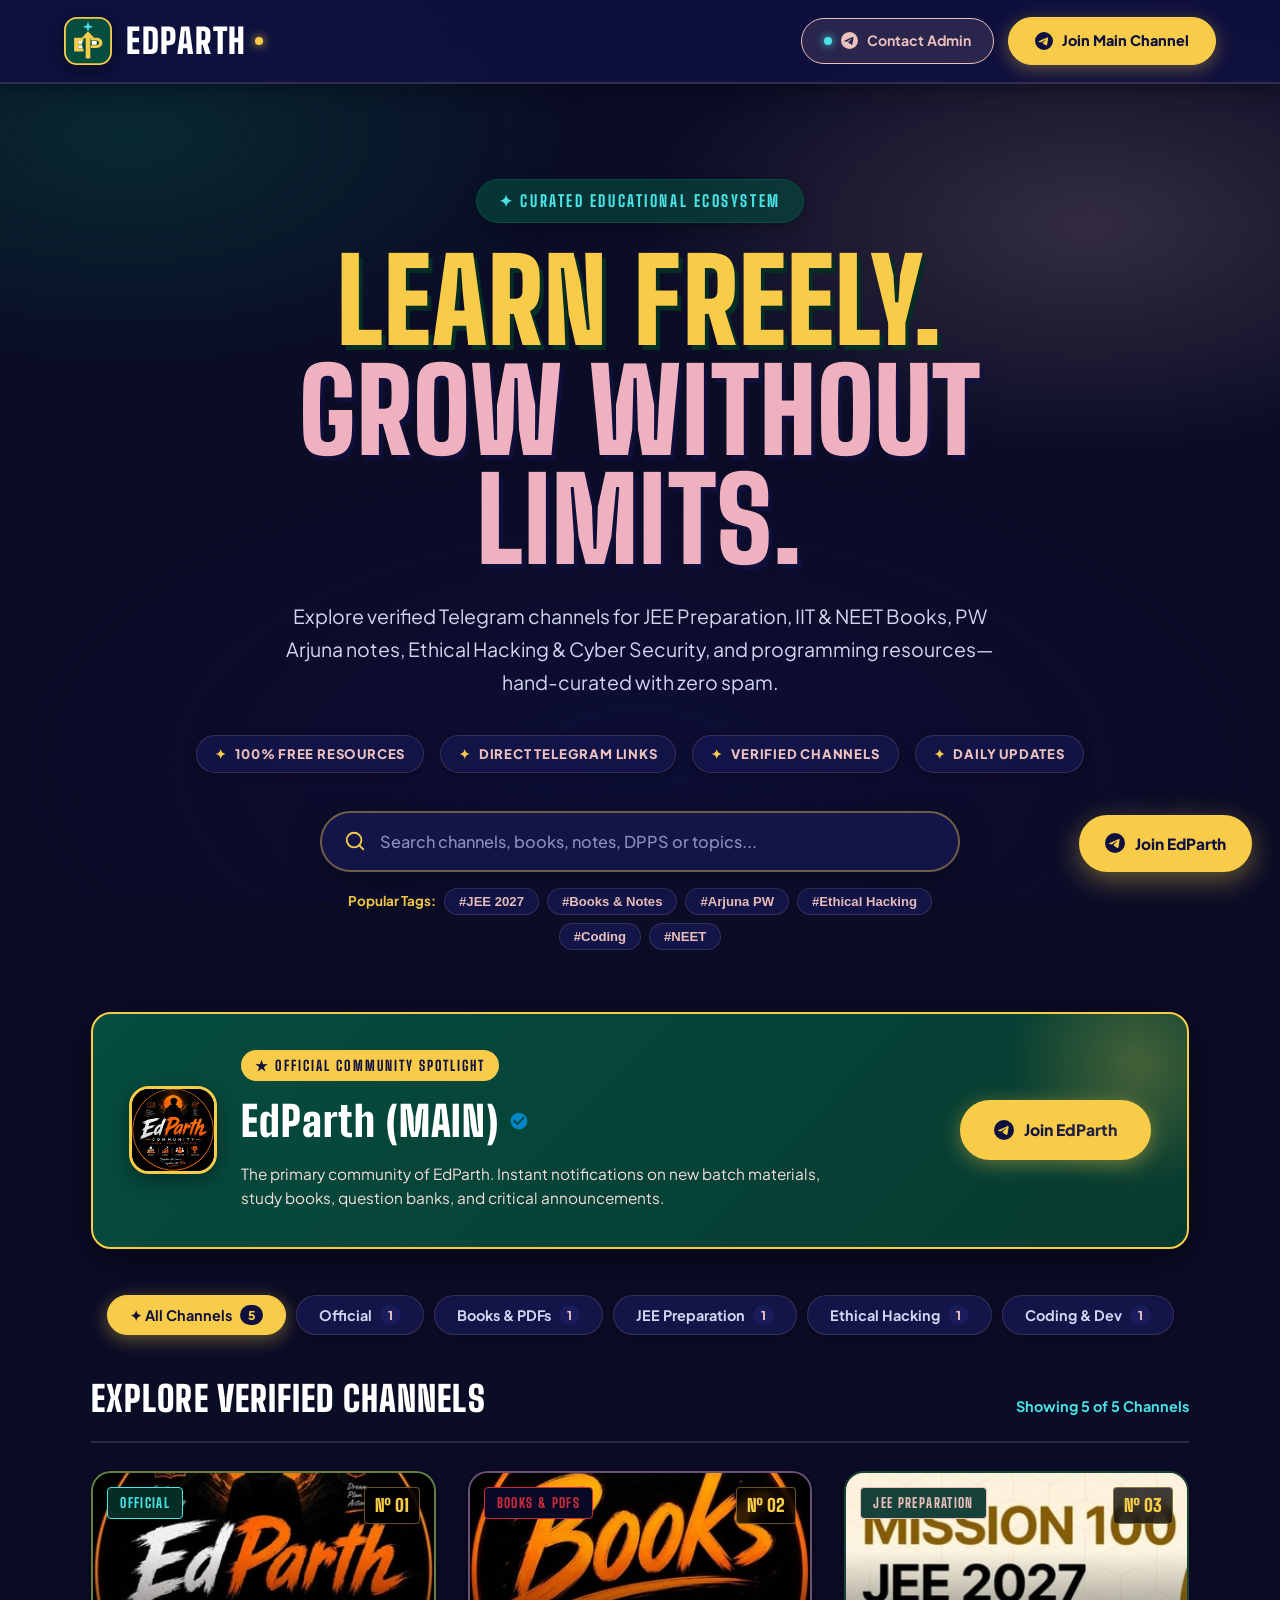
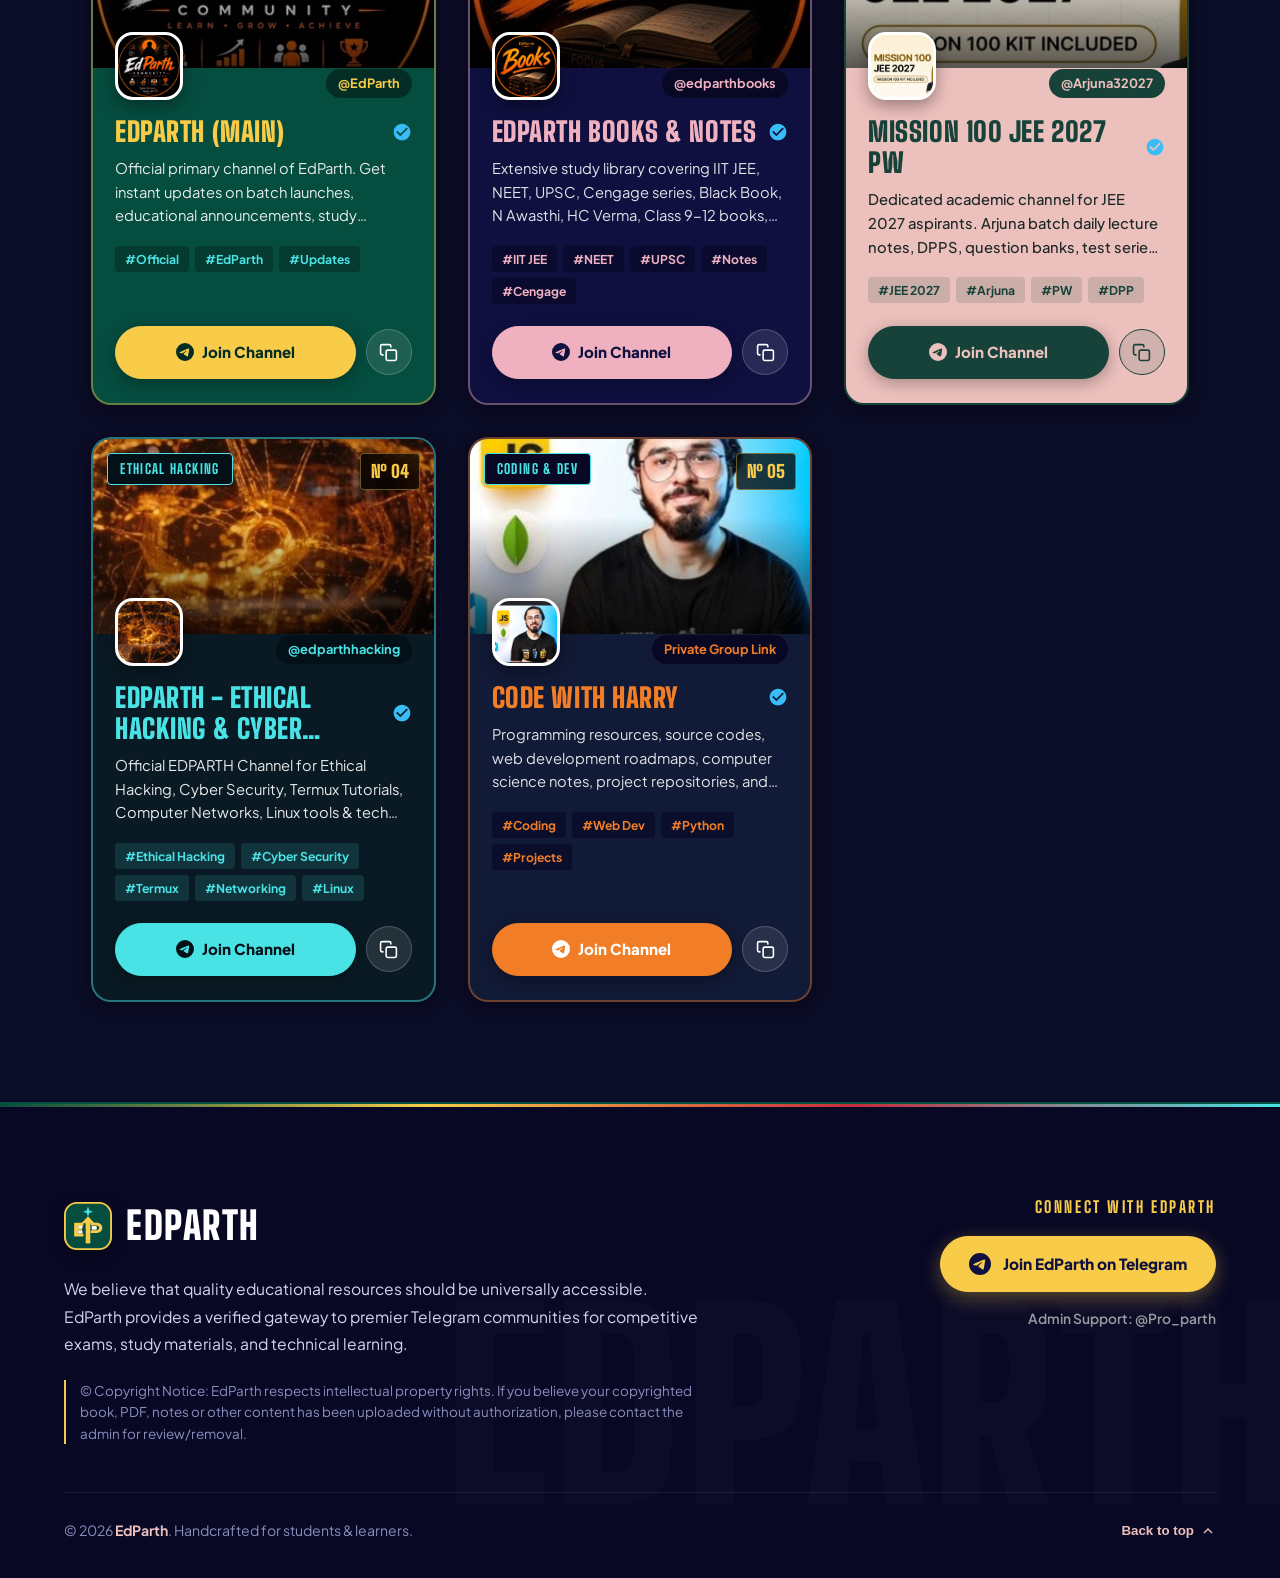
<file: index.html>
<!DOCTYPE html>
<html lang="en">
<head>
  <meta charset="UTF-8" />
  <meta name="viewport" content="width=device-width, initial-scale=1.0, viewport-fit=cover" />
  
  <title>EdParth — Official Educational Channels Directory</title>
  <meta name="title" content="EdParth — Official Educational Channels Directory" />
  <meta name="description" content="Explore verified Telegram channels for JEE Preparation, IIT & NEET Study Books, PW Arjuna Batches, Ethical Hacking & Cyber Security, and Coding Resources on EdParth." />
  
  <!-- Open Graph -->
  <meta property="og:type" content="website" />
  <meta property="og:title" content="EdParth — Official Educational Channels Directory" />
  <meta property="og:description" content="Access verified Telegram channels for IIT JEE, NEET, Arjuna Batch, Ethical Hacking & Cyber Security, and Books Library." />
  <meta property="og:image" content="assets/edparth.jpg" />

  <!-- Google Fonts: Big Shoulders Display, Bebas Neue & Plus Jakarta Sans (Retro-Modern Poster Aesthetic) -->
  <link rel="preconnect" href="https://fonts.googleapis.com" />
  <link rel="preconnect" href="https://fonts.gstatic.com" crossorigin />
  <link href="https://fonts.googleapis.com/css2?family=Bebas+Neue&family=Big+Shoulders+Display:wght@600;700;800;900&family=Plus+Jakarta+Sans:ital,wght@0,400;0,500;0,600;0,700;0,800;1,400&display=swap" rel="stylesheet" />

  <!-- Favicon -->
  <link rel="icon" type="image/png" href="assets/favicon.png" />
  <link rel="apple-touch-icon" href="assets/edparth_icon.jpg" />

  <!-- Stylesheet -->
  <link rel="stylesheet" href="css/style.css?v=2" />
</head>
<body>

  <!-- ───────────────────────── 1. NAVBAR ───────────────────────── -->
  <header>
    <nav class="navbar" aria-label="Main Navigation">
      <a href="#" class="nav-brand" title="EdParth Home">
        <div class="brand-badge" title="EdParth Official Brand Emblem">
          <svg viewBox="0 0 52 52" width="100%" height="100%" fill="none" xmlns="http://www.w3.org/2000/svg">
            <rect x="1" y="1" width="50" height="50" rx="13" fill="#054d3f" stroke="#f8cc49" stroke-width="2"/>
            <path d="M26 5L27.4 9.2L31.5 10.5L27.4 11.8L26 16L24.6 11.8L20.5 10.5L24.6 9.2L26 5Z" fill="#49e3e6"/>
            <polygon points="26,15.5 33,23 28.5,23 28.5,27.5 23.5,27.5 23.5,23 19,23" fill="#f8cc49"/>
            <rect x="23.5" y="26" width="5" height="19" rx="1.5" fill="#f8cc49"/>
            <path d="M11 22.5H21V26H15.5V28.5H19.5V31H15.5V34H21V37.5H11V22.5Z" fill="#f8cc49"/>
            <rect x="15.5" y="26" width="4.5" height="2.5" fill="#ffffff"/>
            <rect x="15.5" y="31" width="4.5" height="3" fill="#ffffff"/>
            <path d="M29 22.5H35.5C39 22.5 41.5 24.8 41.5 28C41.5 31.2 39 33.5 35.5 33.5H29V22.5ZM29 30.5H35C36.8 30.5 38 29.5 38 28C38 26.5 36.8 25.5 35 25.5H29V30.5Z" fill="#f8cc49"/>
            <rect x="30" y="26" width="5.5" height="4" rx="1" fill="#ffffff"/>
          </svg>
        </div>
        <span class="brand-title">
          EDPARTH
          <span class="brand-title-dot" title="Active Ecosystem"></span>
        </span>
      </a>

      <div class="nav-actions">
        <!-- ATTRACTIVE CONTACT ADMIN BUTTON -->
        <a href="https://t.me/Pro_parth" target="_blank" rel="noopener noreferrer" class="nav-btn-admin" title="Chat with EdParth Admin on Telegram">
          <span class="status-indicator"></span>
          <svg width="17" height="17" viewBox="0 0 24 24" fill="currentColor">
            <path d="M11.944 0A12 12 0 0 0 0 12a12 12 0 0 0 12 12 12 12 0 0 0 12-12A12 12 0 0 0 12 0a12 12 0 0 0-.056 0zm4.962 7.224c.1-.002.321.023.465.14a.506.506 0 0 1 .171.325c.016.093.036.306.02.472-.18 1.898-.962 6.502-1.36 8.627-.168.9-.499 1.201-.82 1.23-.696.065-1.225-.46-1.9-.902-1.056-.693-1.653-1.124-2.678-1.8-1.185-.78-.417-1.21.258-1.91.177-.184 3.247-2.977 3.307-3.23.007-.032.014-.15-.056-.212s-.174-.041-.249-.024c-.106.024-1.793 1.14-5.061 3.345-.48.33-.913.49-1.302.48-.428-.008-1.252-.241-1.865-.44-.752-.245-1.349-.374-1.297-.789.027-.216.325-.437.893-.663 3.498-1.524 5.83-2.529 6.998-3.014 3.332-1.386 4.025-1.627 4.476-1.635z"/>
          </svg>
          <span class="btn-text">Contact Admin</span>
        </a>

        <!-- JOIN MAIN CHANNEL BUTTON -->
        <a href="https://t.me/EdParth" target="_blank" rel="noopener noreferrer" class="nav-btn-tg" title="Join EdParth Official Telegram Channel">
          <svg width="18" height="18" viewBox="0 0 24 24" fill="currentColor">
            <path d="M11.944 0A12 12 0 0 0 0 12a12 12 0 0 0 12 12 12 12 0 0 0 12-12A12 12 0 0 0 12 0a12 12 0 0 0-.056 0zm4.962 7.224c.1-.002.321.023.465.14a.506.506 0 0 1 .171.325c.016.093.036.306.02.472-.18 1.898-.962 6.502-1.36 8.627-.168.9-.499 1.201-.82 1.23-.696.065-1.225-.46-1.9-.902-1.056-.693-1.653-1.124-2.678-1.8-1.185-.78-.417-1.21.258-1.91.177-.184 3.247-2.977 3.307-3.23.007-.032.014-.15-.056-.212s-.174-.041-.249-.024c-.106.024-1.793 1.14-5.061 3.345-.48.33-.913.49-1.302.48-.428-.008-1.252-.241-1.865-.44-.752-.245-1.349-.374-1.297-.789.027-.216.325-.437.893-.663 3.498-1.524 5.83-2.529 6.998-3.014 3.332-1.386 4.025-1.627 4.476-1.635z"/>
          </svg>
          <span class="btn-text">Join Main Channel</span>
          <span class="btn-text-short">Join</span>
        </a>
      </div>
    </nav>
  </header>

  <!-- ───────────────────────── 2. HERO SECTION ───────────────────────── -->
  <main>
    <section class="hero">
      <div class="hero-pill">
        ✦ Curated Educational Ecosystem
      </div>

      <h1 class="hero-title">
        LEARN FREELY.<br />
        <span class="accent accent-editorial">GROW WITHOUT LIMITS.</span>
      </h1>

      <p class="hero-desc">
        Explore verified Telegram channels for JEE Preparation, IIT &amp; NEET Books, PW Arjuna notes, Ethical Hacking &amp; Cyber Security, and programming resources—hand-curated with zero spam.
      </p>

      <!-- Trust Pillars -->
      <div class="hero-pillars">
        <span class="hero-pillar-item"><span class="icon">✦</span> 100% Free Resources</span>
        <span class="hero-pillar-item"><span class="icon">✦</span> Direct Telegram Links</span>
        <span class="hero-pillar-item"><span class="icon">✦</span> Verified Channels</span>
        <span class="hero-pillar-item"><span class="icon">✦</span> Daily Updates</span>
      </div>

      <!-- Search Input -->
      <div class="search-wrapper">
        <div class="search-box">
          <svg class="search-icon" viewBox="0 0 24 24" fill="none" stroke="currentColor" stroke-width="2" stroke-linecap="round" stroke-linejoin="round">
            <circle cx="11" cy="11" r="8"></circle>
            <line x1="21" y1="21" x2="16.65" y2="16.65"></line>
          </svg>
          <input
            type="text"
            id="searchInput"
            placeholder="Search channels, books, notes, DPPS or topics..."
            autocomplete="off"
            spellcheck="false"
          />
          <button class="search-clear" id="searchClear" aria-label="Clear Search Input">✕</button>
        </div>

        <!-- Quick Tags -->
        <div class="search-quick-tags">
          <span style="font-weight: 700; color: var(--mustard-yellow);">Popular Tags:</span>
          <button type="button" class="quick-tag-chip" data-search="JEE 2027">#JEE 2027</button>
          <button type="button" class="quick-tag-chip" data-search="Books">#Books &amp; Notes</button>
          <button type="button" class="quick-tag-chip" data-search="Arjuna">#Arjuna PW</button>
          <button type="button" class="quick-tag-chip" data-search="Hacking">#Ethical Hacking</button>
          <button type="button" class="quick-tag-chip" data-search="Coding">#Coding</button>
          <button type="button" class="quick-tag-chip" data-search="NEET">#NEET</button>
        </div>
      </div>
    </section>

    <!-- ───────────────────────── 3. SPOTLIGHT FEATURED BANNER ───────────────────────── -->
    <section class="spotlight-wrapper" aria-label="Spotlight Featured Channel">
      <div class="spotlight-card">
        <div class="spotlight-left">
          <div class="spotlight-avatar">
            <img src="assets/edparth.jpg" alt="EdParth Official" onerror="this.src='https://cdn5.telesco.pe/file/[base64].jpg';" />
          </div>
          <div class="spotlight-info">
            <span class="spotlight-tag">★ Official Community Spotlight</span>
            <h2 class="spotlight-title">
              EdParth (MAIN)
              <svg style="width:20px;height:20px;color:#0284c7;flex-shrink:0;" viewBox="0 0 24 24" fill="currentColor">
                <path d="M12 2C6.48 2 2 6.48 2 12s4.48 10 10 10 10-4.48 10-10S17.52 2 12 2zm-2 15l-5-5 1.41-1.41L10 14.17l7.59-7.59L19 8l-9 9z"/>
              </svg>
            </h2>
            <p class="spotlight-desc">
              The primary community of EdParth. Instant notifications on new batch materials, study books, question banks, and critical announcements.
            </p>
          </div>
        </div>

        <div class="spotlight-right">
          <a href="https://t.me/EdParth" target="_blank" rel="noopener noreferrer" class="btn-spotlight-join">
            <svg width="20" height="20" viewBox="0 0 24 24" fill="currentColor">
              <path d="M11.944 0A12 12 0 0 0 0 12a12 12 0 0 0 12 12 12 12 0 0 0 12-12A12 12 0 0 0 12 0a12 12 0 0 0-.056 0zm4.962 7.224c.1-.002.321.023.465.14a.506.506 0 0 1 .171.325c.016.093.036.306.02.472-.18 1.898-.962 6.502-1.36 8.627-.168.9-.499 1.201-.82 1.23-.696.065-1.225-.46-1.9-.902-1.056-.693-1.653-1.124-2.678-1.8-1.185-.78-.417-1.21.258-1.91.177-.184 3.247-2.977 3.307-3.23.007-.032.014-.15-.056-.212s-.174-.041-.249-.024c-.106.024-1.793 1.14-5.061 3.345-.48.33-.913.49-1.302.48-.428-.008-1.252-.241-1.865-.44-.752-.245-1.349-.374-1.297-.789.027-.216.325-.437.893-.663 3.498-1.524 5.83-2.529 6.998-3.014 3.332-1.386 4.025-1.627 4.476-1.635z"/>
            </svg>
            Join EdParth
          </a>
        </div>
      </div>
    </section>

    <!-- ───────────────────────── 4. CATEGORY FILTERS ───────────────────────── -->
    <section class="filters-section" id="categoryFilters" aria-label="Category Filters">
      <!-- Injected dynamically by app.js with count badges -->
    </section>

    <!-- ───────────────────────── 5. CHANNELS SHOWCASE ───────────────────────── -->
    <section class="channels-section" aria-label="Educational Channels">
      <div class="section-toolbar">
        <h2 class="section-title">Explore Verified Channels</h2>
        <span class="results-count" id="channelsCount">Loading channels…</span>
      </div>

      <div class="channels-grid" id="channelsGrid">
        <!-- Rendered dynamically by app.js with cover banners & avatars -->
      </div>
    </section>
  </main>

  <!-- ───────────────────────── 6. FOOTER ───────────────────────── -->
  <footer>
    <div class="footer-container">
      <div class="footer-grid">
        <div>
          <div class="footer-brand-logo">
            <div class="footer-logo-badge" title="EdParth Official Brand Emblem">
              <svg viewBox="0 0 52 52" width="100%" height="100%" fill="none" xmlns="http://www.w3.org/2000/svg">
                <rect x="1" y="1" width="50" height="50" rx="13" fill="#054d3f" stroke="#f8cc49" stroke-width="2"/>
                <path d="M26 5L27.4 9.2L31.5 10.5L27.4 11.8L26 16L24.6 11.8L20.5 10.5L24.6 9.2L26 5Z" fill="#49e3e6"/>
                <polygon points="26,15.5 33,23 28.5,23 28.5,27.5 23.5,27.5 23.5,23 19,23" fill="#f8cc49"/>
                <rect x="23.5" y="26" width="5" height="19" rx="1.5" fill="#f8cc49"/>
                <path d="M11 22.5H21V26H15.5V28.5H19.5V31H15.5V34H21V37.5H11V22.5Z" fill="#f8cc49"/>
                <rect x="15.5" y="26" width="4.5" height="2.5" fill="#ffffff"/>
                <rect x="15.5" y="31" width="4.5" height="3" fill="#ffffff"/>
                <path d="M29 22.5H35.5C39 22.5 41.5 24.8 41.5 28C41.5 31.2 39 33.5 35.5 33.5H29V22.5ZM29 30.5H35C36.8 30.5 38 29.5 38 28C38 26.5 36.8 25.5 35 25.5H29V30.5Z" fill="#f8cc49"/>
                <rect x="30" y="26" width="5.5" height="4" rx="1" fill="#ffffff"/>
              </svg>
            </div>
            EDPARTH
          </div>
          <p class="footer-mission">
            We believe that quality educational resources should be universally accessible. EdParth provides a verified gateway to premier Telegram communities for competitive exams, study materials, and technical learning.
          </p>
          <p class="footer-disclaimer">
            © Copyright Notice: EdParth respects intellectual property rights. If you believe your copyrighted book, PDF, notes or other content has been uploaded without authorization, please contact the admin for review/removal.
          </p>
        </div>

        <div class="footer-contact">
          <span class="contact-label">Connect With EdParth</span>
          <a class="footer-tg-cta" href="https://t.me/EdParth" target="_blank" rel="noopener noreferrer">
            <svg width="22" height="22" viewBox="0 0 24 24" fill="currentColor">
              <path d="M11.944 0A12 12 0 0 0 0 12a12 12 0 0 0 12 12 12 12 0 0 0 12-12A12 12 0 0 0 12 0a12 12 0 0 0-.056 0zm4.962 7.224c.1-.002.321.023.465.14a.506.506 0 0 1 .171.325c.016.093.036.306.02.472-.18 1.898-.962 6.502-1.36 8.627-.168.9-.499 1.201-.82 1.23-.696.065-1.225-.46-1.9-.902-1.056-.693-1.653-1.124-2.678-1.8-1.185-.78-.417-1.21.258-1.91.177-.184 3.247-2.977 3.307-3.23.007-.032.014-.15-.056-.212s-.174-.041-.249-.024c-.106.024-1.793 1.14-5.061 3.345-.48.33-.913.49-1.302.48-.428-.008-1.252-.241-1.865-.44-.752-.245-1.349-.374-1.297-.789.027-.216.325-.437.893-.663 3.498-1.524 5.83-2.529 6.998-3.014 3.332-1.386 4.025-1.627 4.476-1.635z"/>
            </svg>
            Join EdParth on Telegram
          </a>
          <a href="https://t.me/Pro_parth" target="_blank" rel="noopener noreferrer" style="color: rgba(252,248,242,0.6); font-size: 0.86rem; text-decoration: none; font-weight:600;">
            Admin Support: @Pro_parth
          </a>
        </div>
      </div>

      <div class="footer-divider"></div>

      <div class="footer-bottom">
        <p>© 2026 <strong>EdParth</strong>. Handcrafted for students &amp; learners.</p>
        <button class="btn-back-top" id="backToTopBtn">
          Back to top
          <svg width="16" height="16" viewBox="0 0 24 24" fill="none" stroke="currentColor" stroke-width="2">
            <polyline points="18 15 12 9 6 15"></polyline>
          </svg>
        </button>
      </div>
    </div>
  </footer>

  <!-- ───────────────────────── 7. POPUP MODAL (https://t.me/EdParth) ───────────────────────── -->
  <div class="popup-overlay" id="welcomePopup" role="dialog" aria-modal="true" aria-labelledby="popupTitle">
    <div class="popup-card">
      <div class="popup-avatar-wrap">
        <img
          src="assets/edparth.jpg"
          alt="EdParth Official"
          onerror="this.src='https://cdn5.telesco.pe/file/[base64].jpg';"
        />
      </div>
      <h3 class="popup-title" id="popupTitle">Join EdParth Official</h3>
      <p class="popup-desc">
        Never miss critical batch notes, test series, study books, or exam announcements. Connect directly with our primary community!
      </p>
      <!-- Direct Link to https://t.me/EdParth -->
      <a href="https://t.me/EdParth" target="_blank" rel="noopener noreferrer" class="popup-btn-join" id="popupJoin">
        <svg width="20" height="20" viewBox="0 0 24 24" fill="currentColor">
          <path d="M11.944 0A12 12 0 0 0 0 12a12 12 0 0 0 12 12 12 12 0 0 0 12-12A12 12 0 0 0 12 0a12 12 0 0 0-.056 0zm4.962 7.224c.1-.002.321.023.465.14a.506.506 0 0 1 .171.325c.016.093.036.306.02.472-.18 1.898-.962 6.502-1.36 8.627-.168.9-.499 1.201-.82 1.23-.696.065-1.225-.46-1.9-.902-1.056-.693-1.653-1.124-2.678-1.8-1.185-.78-.417-1.21.258-1.91.177-.184 3.247-2.977 3.307-3.23.007-.032.014-.15-.056-.212s-.174-.041-.249-.024c-.106.024-1.793 1.14-5.061 3.345-.48.33-.913.49-1.302.48-.428-.008-1.252-.241-1.865-.44-.752-.245-1.349-.374-1.297-.789.027-.216.325-.437.893-.663 3.498-1.524 5.83-2.529 6.998-3.014 3.332-1.386 4.025-1.627 4.476-1.635z"/>
        </svg>
        Join on Telegram Now
      </a>
      <button class="popup-btn-close" id="popupClose">Maybe Later</button>
    </div>
  </div>

  <!-- ───────────────────────── 8. FLOATING ACTION BUTTON ───────────────────────── -->
  <a href="https://t.me/EdParth" target="_blank" rel="noopener noreferrer" class="fab-telegram" aria-label="Join EdParth on Telegram" title="Join EdParth Official Telegram">
    <svg width="20" height="20" viewBox="0 0 24 24" fill="currentColor">
      <path d="M11.944 0A12 12 0 0 0 0 12a12 12 0 0 0 12 12 12 12 0 0 0 12-12A12 12 0 0 0 12 0a12 12 0 0 0-.056 0zm4.962 7.224c.1-.002.321.023.465.14a.506.506 0 0 1 .171.325c.016.093.036.306.02.472-.18 1.898-.962 6.502-1.36 8.627-.168.9-.499 1.201-.82 1.23-.696.065-1.225-.46-1.9-.902-1.056-.693-1.653-1.124-2.678-1.8-1.185-.78-.417-1.21.258-1.91.177-.184 3.247-2.977 3.307-3.23.007-.032.014-.15-.056-.212s-.174-.041-.249-.024c-.106.024-1.793 1.14-5.061 3.345-.48.33-.913.49-1.302.48-.428-.008-1.252-.241-1.865-.44-.752-.245-1.349-.374-1.297-.789.027-.216.325-.437.893-.663 3.498-1.524 5.83-2.529 6.998-3.014 3.332-1.386 4.025-1.627 4.476-1.635z"/>
    </svg>
    <span class="fab-text">Join EdParth</span>
  </a>

  <!-- ───────────────────────── 9. TOAST NOTIFICATION ───────────────────────── -->
  <div class="toast" id="toastNotice" role="alert" aria-live="polite">
    <span id="toastMessage">✓ Link copied to clipboard!</span>
  </div>

  <!-- Scripts -->
  <script src="js/channels-data.js?v=2"></script>
  <script src="js/app.js?v=2"></script>
</body>
</html>
</file>
<file: css/style.css>
/* ═══════════════════════════════════════════════════════════════════
   EDPARTH — AWWWARDS RETRO-MODERN POSTER THEME
   Directly Inspired by: Awwwards Free Fonts Specimen
   Fonts: Big Shoulders Display & Bebas Neue (Headings) · Plus Jakarta Sans (Body)
   Palette: Pine Green (#054d3f) · Vintage Mustard (#f8cc49) · Deep Midnight (#0f1040)
            Dusty Rose (#ecc0bd) · Blossom Pink (#efb1c0) · Coral Red (#c62d3c)
            Electric Cyan (#49e3e6) · Sunset Orange (#f17e27)
   ═══════════════════════════════════════════════════════════════════ */

/* ───────────────────────── 1. RESET & DESIGN TOKENS ───────────────────────── */
*, *::before, *::after {
  box-sizing: border-box;
  margin: 0;
  padding: 0;
}

:root {
  /* Exact Poster Specimen Color Palette */
  --pine-green:       #054d3f;   /* Iconic poster pine green (Left Panel BG) */
  --pine-dark:        #042d25;   /* Deep pine 3D shadow */
  --pine-deep:        #174239;   /* Archival forest green (Right Panel 'BRAND') */
  --pine-light:       #0a6150;

  --midnight-navy:    #0f1040;   /* Deep indigo ink (Center Panel BG) */
  --midnight-elevated:#161852;   /* Elevated midnight card */
  --midnight-darker:  #080824;   /* Deepest obsidian navy */

  --dusty-rose:       #ecc0bd;   /* Soft ballet peach / dusty rose (Right Panel BG) */
  --dusty-rose-soft:  #f5dedb;
  --dusty-rose-dim:   #d8a9a6;

  --mustard-yellow:   #f8cc49;   /* Iconic vintage mustard (Left Panel 'GET') */
  --mustard-hover:    #e5b938;

  --mint-cyan:        #49e3e6;   /* Electric mint cyan (Left Panel subtitle) */
  --blossom-pink:     #efb1c0;   /* Dusty blossom pink (Center Panel 'more') */
  --coral-red:        #c62d3c;   /* Editorial coral crimson (Center Panel title) */
  --sunset-orange:    #f17e27;   /* Warm retro tangerine (Right Panel 'WE DESIGN') */

  /* Legacy / Aliases */
  --bronze:           var(--mustard-yellow);
  --gold:             var(--mustard-yellow);
  --tg-blue:          #38bdf8;

  /* Semantic UI Canvas (Dark Editorial Obsidian Foundation) */
  --bg-base:          #0b0c26;   /* Rich midnight canvas */
  --bg-surface:       #131448;   /* Elevated surface */
  --bg-surface-alt:   #1a1c5c;
  --bg-input:         #131448;

  --text-primary:     #ffffff;   /* Pure white */
  --text-secondary:   #d1d5f0;   /* Cool soft lavender */
  --text-muted:       #8a8ebd;   /* Slate indigo */
  --text-dim:         #686b96;

  /* Borders & Dividers */
  --border-fine:      rgba(236, 192, 189, 0.16);
  --border-mid:       rgba(248, 204, 73, 0.35);
  --border-focus:     var(--mustard-yellow);

  /* Shadows */
  --shadow-xs:        0 2px 8px rgba(0, 0, 0, 0.3);
  --shadow-sm:        0 4px 16px rgba(0, 0, 0, 0.35);
  --shadow-card:      0 8px 28px rgba(0, 0, 0, 0.45);
  --shadow-hover:     0 16px 40px rgba(0, 0, 0, 0.6);
  --shadow-modal:     0 24px 70px rgba(0, 0, 0, 0.75);

  --radius-xs:        4px;
  --radius-sm:        8px;
  --radius-md:        14px;
  --radius-lg:        20px;
  --radius-full:      9999px;

  --transition:       0.28s cubic-bezier(0.4, 0, 0.2, 1);
}

html {
  scroll-behavior: smooth;
  font-size: 16px;
}

body {
  font-family: 'Plus Jakarta Sans', -apple-system, BlinkMacSystemFont, 'Segoe UI', Roboto, sans-serif;
  background-color: var(--bg-base);
  color: var(--text-primary);
  min-height: 100vh;
  line-height: 1.65;
  overflow-x: hidden;
  position: relative;
  -webkit-font-smoothing: antialiased;
}

/* Atmospheric Retro Poster Lighting */
body::before {
  content: '';
  position: fixed;
  inset: 0;
  background:
    radial-gradient(ellipse 60% 45% at 10% 15%, rgba(5, 77, 63, 0.45) 0%, transparent 60%),
    radial-gradient(ellipse 55% 40% at 85% 25%, rgba(236, 192, 189, 0.18) 0%, transparent 65%),
    radial-gradient(ellipse 70% 50% at 50% 85%, rgba(15, 16, 64, 0.6) 0%, transparent 70%);
  pointer-events: none;
  z-index: 0;
}

body > * {
  position: relative;
  z-index: 1;
}

/* Custom Scrollbar */
::-webkit-scrollbar { width: 9px; }
::-webkit-scrollbar-track { background: var(--bg-base); }
::-webkit-scrollbar-thumb { background: var(--pine-green); border-radius: var(--radius-full); }
::-webkit-scrollbar-thumb:hover { background: var(--mustard-yellow); }

/* ───────────────────────── 2. NAVBAR (POSTER HEADER) ───────────────────────── */
.navbar {
  position: sticky;
  top: 0;
  z-index: 1000;
  display: flex;
  align-items: center;
  justify-content: space-between;
  padding: 0 clamp(20px, 5vw, 80px);
  height: 84px;
  background: rgba(15, 16, 64, 0.88);
  backdrop-filter: blur(18px);
  -webkit-backdrop-filter: blur(18px);
  border-bottom: 2px solid var(--border-fine);
  box-shadow: 0 4px 20px rgba(0, 0, 0, 0.35);
}

.nav-brand {
  display: flex;
  align-items: center;
  gap: 14px;
  text-decoration: none;
  color: #ffffff;
}

.brand-badge {
  width: 48px;
  height: 48px;
  border-radius: 13px;
  display: flex;
  align-items: center;
  justify-content: center;
  box-shadow: 0 4px 16px rgba(0, 0, 0, 0.45);
  transition: transform var(--transition), box-shadow var(--transition);
  flex-shrink: 0;
}

.brand-badge svg {
  width: 100%;
  height: 100%;
  display: block;
}

.nav-brand:hover .brand-badge {
  transform: rotate(-3deg) scale(1.08);
  box-shadow: 0 6px 20px rgba(248, 204, 73, 0.4);
}

.brand-title {
  font-family: 'Big Shoulders Display', 'Bebas Neue', sans-serif;
  font-size: 2.15rem;
  font-weight: 900;
  letter-spacing: 0.05em;
  color: #ffffff;
  line-height: 1;
  display: flex;
  align-items: center;
  gap: 8px;
}

.brand-title-dot {
  width: 8px;
  height: 8px;
  background: var(--mustard-yellow);
  border-radius: 50%;
  display: inline-block;
  box-shadow: 0 0 10px var(--mustard-yellow);
}

.nav-actions {
  display: flex;
  align-items: center;
  gap: 14px;
}

/* CONTACT ADMIN PILL */
.nav-btn-admin {
  display: inline-flex;
  align-items: center;
  gap: 9px;
  padding: 10px 22px;
  background: rgba(236, 192, 189, 0.12);
  border: 1.5px solid var(--dusty-rose);
  color: var(--dusty-rose);
  border-radius: var(--radius-full);
  font-size: 0.88rem;
  font-weight: 700;
  text-decoration: none;
  transition: all var(--transition);
}

.nav-btn-admin:hover {
  background: var(--dusty-rose);
  color: var(--pine-deep);
  transform: translateY(-2px);
  box-shadow: 0 6px 18px rgba(236, 192, 189, 0.3);
}

.nav-btn-admin .status-indicator {
  width: 8px;
  height: 8px;
  background: var(--mint-cyan);
  border-radius: 50%;
  display: inline-block;
  box-shadow: 0 0 8px var(--mint-cyan);
  flex-shrink: 0;
}

/* JOIN MAIN CHANNEL PILL */
.nav-btn-tg {
  display: inline-flex;
  align-items: center;
  gap: 9px;
  padding: 11px 26px;
  background: var(--mustard-yellow);
  color: var(--midnight-navy);
  border-radius: var(--radius-full);
  font-family: 'Plus Jakarta Sans', sans-serif;
  font-size: 0.9rem;
  font-weight: 800;
  text-decoration: none;
  box-shadow: 0 4px 18px rgba(248, 204, 73, 0.35);
  transition: all var(--transition);
  border: 1.5px solid var(--mustard-yellow);
}

.nav-btn-tg:hover {
  background: var(--pine-green);
  color: var(--mustard-yellow);
  border-color: var(--mustard-yellow);
  transform: translateY(-2px);
  box-shadow: 0 8px 24px rgba(5, 77, 63, 0.5);
}

.btn-text-short {
  display: none;
}

.nav-btn-tg svg {
  transition: transform var(--transition);
}

.nav-btn-tg:hover svg {
  transform: translate(2px, -2px);
}

/* ───────────────────────── 3. HERO SECTION (RETRO DISPLAY POSTER) ───────────────────────── */
.hero {
  text-align: center;
  padding: clamp(50px, 8vw, 95px) clamp(20px, 5vw, 60px) clamp(28px, 4vw, 44px);
  max-width: 1040px;
  margin: 0 auto;
}

.hero-pill {
  display: inline-flex;
  align-items: center;
  gap: 8px;
  font-family: 'Big Shoulders Display', sans-serif;
  font-size: 1rem;
  font-weight: 800;
  letter-spacing: 0.16em;
  text-transform: uppercase;
  color: var(--mint-cyan);
  background: rgba(5, 77, 63, 0.6);
  border: 1.5px solid var(--pine-green);
  padding: 8px 22px;
  border-radius: var(--radius-full);
  margin-bottom: 24px;
  box-shadow: 0 4px 14px rgba(0, 0, 0, 0.3);
}

/* GIANT CONDENSED DISPLAY TITLE (Matching 'GET' in Image) */
.hero-title {
  font-family: 'Big Shoulders Display', 'Bebas Neue', sans-serif;
  font-size: clamp(3.6rem, 10vw, 7.2rem);
  font-weight: 900;
  line-height: 0.95;
  letter-spacing: 0.01em;
  text-transform: uppercase;
  color: var(--mustard-yellow);
  text-shadow: 4px 5px 0px var(--pine-dark);
  margin-bottom: 24px;
}

.hero-title .accent,
.hero-title .accent-editorial {
  font-style: normal;
  color: var(--blossom-pink);
  text-shadow: 4px 5px 0px rgba(15, 16, 64, 0.8);
  display: inline-block;
}

.hero-desc {
  font-size: clamp(1.02rem, 2vw, 1.22rem);
  color: var(--text-secondary);
  max-width: 720px;
  margin: 0 auto 36px;
  line-height: 1.7;
}

/* Trust Pillars bar */
.hero-pillars {
  display: flex;
  align-items: center;
  justify-content: center;
  flex-wrap: wrap;
  gap: clamp(10px, 2vw, 16px);
  margin-bottom: 38px;
}

.hero-pillar-item {
  display: inline-flex;
  align-items: center;
  gap: 8px;
  font-size: 0.82rem;
  font-weight: 800;
  letter-spacing: 0.06em;
  text-transform: uppercase;
  color: var(--dusty-rose);
  background: rgba(22, 24, 82, 0.7);
  border: 1px solid var(--border-fine);
  padding: 7px 18px;
  border-radius: var(--radius-full);
  box-shadow: var(--shadow-xs);
}

.hero-pillar-item .icon {
  color: var(--mustard-yellow);
}

/* ───────────────────────── 4. SEARCH BAR & QUICK CHIPS ───────────────────────── */
.search-wrapper {
  max-width: 640px;
  margin: 0 auto 18px;
  position: relative;
}

.search-box {
  position: relative;
  display: flex;
  align-items: center;
  border-radius: var(--radius-full);
  background: var(--bg-surface);
  border: 2px solid rgba(248, 204, 73, 0.4);
  box-shadow: 0 8px 30px rgba(0, 0, 0, 0.4);
  transition: all var(--transition);
}

.search-box:focus-within {
  border-color: var(--mustard-yellow);
  box-shadow: 0 8px 32px rgba(248, 204, 73, 0.25), 0 0 0 4px rgba(248, 204, 73, 0.15);
  transform: translateY(-2px);
}

.search-icon {
  position: absolute;
  left: 22px;
  width: 22px;
  height: 22px;
  color: var(--mustard-yellow);
  pointer-events: none;
}

#searchInput {
  width: 100%;
  padding: 18px 50px 18px 58px;
  font-family: 'Plus Jakarta Sans', sans-serif;
  font-size: 1.02rem;
  color: #ffffff;
  background: transparent;
  border: none;
  outline: none;
}

#searchInput::placeholder {
  color: var(--text-muted);
  font-weight: 500;
}

.search-clear {
  position: absolute;
  right: 18px;
  width: 28px;
  height: 28px;
  border-radius: 50%;
  background: var(--bg-surface-alt);
  border: none;
  color: var(--text-secondary);
  display: none;
  align-items: center;
  justify-content: center;
  font-size: 13px;
  cursor: pointer;
  transition: all var(--transition);
}

.search-clear:hover {
  background: var(--coral-red);
  color: #ffffff;
}

.search-clear.visible {
  display: flex;
}

/* Search Quick Suggestion Chips */
.search-quick-tags {
  display: flex;
  align-items: center;
  justify-content: center;
  flex-wrap: wrap;
  gap: 8px;
  margin-top: 16px;
  font-size: 0.84rem;
  color: var(--text-muted);
}

.quick-tag-chip {
  background: rgba(22, 24, 82, 0.8);
  border: 1px solid var(--border-fine);
  color: var(--dusty-rose);
  padding: 5px 14px;
  border-radius: var(--radius-full);
  cursor: pointer;
  font-weight: 700;
  font-size: 0.82rem;
  transition: all var(--transition);
}

.quick-tag-chip:hover {
  border-color: var(--mustard-yellow);
  color: var(--mustard-yellow);
  background: var(--pine-dark);
  transform: translateY(-2px);
}

/* ───────────────────────── 5. SPOTLIGHT FEATURED BANNER ───────────────────────── */
.spotlight-wrapper {
  max-width: 1200px;
  margin: 0 auto clamp(28px, 4vw, 46px);
  padding: 0 clamp(20px, 4vw, 60px);
}

.spotlight-card {
  background: linear-gradient(135deg, var(--pine-green) 0%, #073a2f 100%);
  border: 2px solid var(--mustard-yellow);
  border-radius: var(--radius-lg);
  padding: clamp(26px, 4vw, 36px);
  display: flex;
  align-items: center;
  justify-content: space-between;
  gap: 32px;
  box-shadow: 0 10px 34px rgba(0, 0, 0, 0.5);
  position: relative;
  overflow: hidden;
}

.spotlight-card::before {
  content: '';
  position: absolute;
  top: -80px;
  right: -80px;
  width: 260px;
  height: 260px;
  background: radial-gradient(circle, rgba(248, 204, 73, 0.25) 0%, transparent 70%);
  border-radius: 50%;
  pointer-events: none;
}

.spotlight-left {
  display: flex;
  align-items: center;
  gap: 24px;
  flex: 1;
}

.spotlight-avatar {
  width: 88px;
  height: 88px;
  border-radius: 20px;
  overflow: hidden;
  border: 3px solid var(--mustard-yellow);
  box-shadow: 0 6px 20px rgba(0, 0, 0, 0.4);
  flex-shrink: 0;
  background: var(--pine-dark);
}

.spotlight-avatar img {
  width: 100%;
  height: 100%;
  object-fit: cover;
}

.spotlight-info {
  display: flex;
  flex-direction: column;
  gap: 6px;
}

.spotlight-tag {
  display: inline-flex;
  align-items: center;
  gap: 6px;
  font-family: 'Big Shoulders Display', sans-serif;
  font-size: 0.88rem;
  font-weight: 800;
  letter-spacing: 0.14em;
  text-transform: uppercase;
  color: var(--midnight-navy);
  background: var(--mustard-yellow);
  padding: 4px 14px;
  border-radius: var(--radius-full);
  width: fit-content;
}

.spotlight-title {
  font-family: 'Big Shoulders Display', 'Bebas Neue', sans-serif;
  font-size: clamp(1.8rem, 3.5vw, 2.6rem);
  font-weight: 900;
  letter-spacing: 0.02em;
  color: #ffffff;
  display: flex;
  align-items: center;
  gap: 10px;
}

.spotlight-desc {
  font-size: 0.96rem;
  color: var(--dusty-rose-soft);
  max-width: 620px;
  line-height: 1.6;
}

.spotlight-right {
  display: flex;
  align-items: center;
  gap: 12px;
  flex-shrink: 0;
}

.btn-spotlight-join {
  display: inline-flex;
  align-items: center;
  gap: 10px;
  padding: 15px 32px;
  background: var(--mustard-yellow);
  color: var(--midnight-navy);
  font-family: 'Plus Jakarta Sans', sans-serif;
  font-size: 0.98rem;
  font-weight: 800;
  border-radius: var(--radius-full);
  text-decoration: none;
  box-shadow: 0 4px 20px rgba(248, 204, 73, 0.4);
  transition: all var(--transition);
  border: 2px solid var(--mustard-yellow);
}

.btn-spotlight-join:hover {
  background: #ffffff;
  color: var(--pine-green);
  border-color: #ffffff;
  transform: translateY(-2px);
  box-shadow: 0 8px 28px rgba(255, 255, 255, 0.4);
}

/* ───────────────────────── 6. CATEGORY FILTERS ───────────────────────── */
.filters-section {
  max-width: 1200px;
  margin: 0 auto 34px;
  padding: 0 clamp(20px, 4vw, 60px);
  display: flex;
  flex-wrap: wrap;
  gap: 10px;
  justify-content: center;
}

.filter-btn {
  background: var(--bg-surface);
  border: 1.5px solid var(--border-fine);
  padding: 9px 22px;
  border-radius: var(--radius-full);
  font-family: 'Plus Jakarta Sans', sans-serif;
  font-size: 0.9rem;
  font-weight: 700;
  color: var(--text-secondary);
  cursor: pointer;
  transition: all var(--transition);
  box-shadow: var(--shadow-xs);
  display: inline-flex;
  align-items: center;
  gap: 8px;
}

.filter-btn:hover {
  border-color: var(--mustard-yellow);
  color: var(--mustard-yellow);
  transform: translateY(-2px);
}

.filter-btn.active {
  background: var(--mustard-yellow);
  color: var(--midnight-navy);
  border-color: var(--mustard-yellow);
  box-shadow: 0 4px 18px rgba(248, 204, 73, 0.4);
}

.filter-btn .badge {
  font-size: 0.76rem;
  font-weight: 800;
  padding: 2px 8px;
  border-radius: var(--radius-full);
  background: var(--bg-surface-alt);
  color: var(--dusty-rose);
}

.filter-btn.active .badge {
  background: var(--midnight-navy);
  color: var(--mustard-yellow);
}

/* ───────────────────────── 7. CHANNELS SHOWCASE SECTION ───────────────────────── */
.channels-section {
  max-width: 1200px;
  margin: 0 auto;
  padding: 0 clamp(20px, 4vw, 60px) clamp(60px, 8vw, 100px);
}

.section-toolbar {
  display: flex;
  align-items: baseline;
  justify-content: space-between;
  margin-bottom: 28px;
  padding-bottom: 14px;
  border-bottom: 2px solid var(--border-fine);
}

.section-title {
  font-family: 'Big Shoulders Display', 'Bebas Neue', sans-serif;
  font-size: 2.2rem;
  font-weight: 900;
  letter-spacing: 0.03em;
  text-transform: uppercase;
  color: #ffffff;
}

.results-count {
  font-size: 0.9rem;
  font-weight: 700;
  color: var(--mint-cyan);
}

/* ───────────────────────── 8. CHANNEL CARDS (AWWWARDS POSTER EDITION) ───────────────────────── */
.channels-grid {
  display: grid;
  grid-template-columns: repeat(auto-fill, minmax(330px, 1fr));
  gap: 32px;
}

.channel-card {
  background: var(--bg-surface);
  border: 2px solid var(--border-fine);
  border-radius: var(--radius-lg);
  overflow: hidden;
  display: flex;
  flex-direction: column;
  box-shadow: var(--shadow-sm);
  transition: transform var(--transition), box-shadow var(--transition), border-color var(--transition);
  animation: cardFadeIn 0.35s ease both;
  position: relative;
}

@keyframes cardFadeIn {
  from { opacity: 0; transform: translateY(16px); }
  to { opacity: 1; transform: translateY(0); }
}

.channel-card:hover {
  transform: translateY(-8px);
  box-shadow: var(--shadow-hover);
  border-color: var(--mustard-yellow);
}

/* ──── CARD COLORWAYS MATCHING SPECIMEN ──── */

/* 1. POSTER PINE (Left Panel of Screenshot) */
.channel-card.poster-pine {
  background: #054d3f;
  border-color: rgba(248, 204, 73, 0.4);
}
.channel-card.poster-pine:hover {
  border-color: var(--mustard-yellow);
  box-shadow: 0 16px 44px rgba(5, 77, 63, 0.6);
}
.channel-card.poster-pine .card-title {
  color: var(--mustard-yellow);
}
.channel-card.poster-pine .card-cat-pill {
  background: var(--pine-dark);
  color: var(--mint-cyan);
  border-color: var(--mint-cyan);
}
.channel-card.poster-pine .card-desc {
  color: rgba(255, 255, 255, 0.9);
}
.channel-card.poster-pine .card-handle-pill {
  background: var(--pine-dark);
  color: var(--mustard-yellow);
}
.channel-card.poster-pine .card-tag {
  background: rgba(4, 45, 37, 0.6);
  color: var(--mint-cyan);
}
.channel-card.poster-pine .btn-card-join {
  background: var(--mustard-yellow);
  color: var(--pine-dark);
  border: 1.5px solid var(--mustard-yellow);
}
.channel-card.poster-pine .btn-card-join:hover {
  background: #ffffff;
  color: var(--pine-dark);
  border-color: #ffffff;
}

/* 2. POSTER MIDNIGHT (Center Panel of Screenshot) */
.channel-card.poster-midnight {
  background: #0f1040;
  border-color: rgba(239, 177, 192, 0.4);
}
.channel-card.poster-midnight:hover {
  border-color: var(--blossom-pink);
  box-shadow: 0 16px 44px rgba(15, 16, 64, 0.7);
}
.channel-card.poster-midnight .card-title {
  color: var(--blossom-pink);
}
.channel-card.poster-midnight .card-cat-pill {
  background: #080824;
  color: var(--coral-red);
  border-color: var(--coral-red);
}
.channel-card.poster-midnight .card-desc {
  color: rgba(255, 255, 255, 0.88);
}
.channel-card.poster-midnight .card-handle-pill {
  background: #080824;
  color: var(--blossom-pink);
}
.channel-card.poster-midnight .card-tag {
  background: rgba(8, 8, 36, 0.6);
  color: var(--blossom-pink);
}
.channel-card.poster-midnight .btn-card-join {
  background: var(--blossom-pink);
  color: var(--midnight-navy);
  border: 1.5px solid var(--blossom-pink);
}
.channel-card.poster-midnight .btn-card-join:hover {
  background: #ffffff;
  color: var(--midnight-navy);
  border-color: #ffffff;
}

/* 3. POSTER ROSE (Right Panel of Screenshot) */
.channel-card.poster-rose {
  background: #ecc0bd;
  border-color: #174239;
}
.channel-card.poster-rose:hover {
  border-color: var(--coral-red);
  box-shadow: 0 16px 44px rgba(236, 192, 189, 0.4);
}
.channel-card.poster-rose .card-title {
  color: #174239; /* Iconic 'BRAND' dark forest color */
}
.channel-card.poster-rose .card-cat-pill {
  background: #174239;
  color: #ecc0bd;
  border-color: #ecc0bd;
}
.channel-card.poster-rose .card-desc {
  color: #1c2724;
  font-weight: 500;
}
.channel-card.poster-rose .card-handle-pill {
  background: #174239;
  color: #ecc0bd;
}
.channel-card.poster-rose .card-tag {
  background: rgba(23, 66, 57, 0.15);
  color: #174239;
}
.channel-card.poster-rose .btn-card-join {
  background: #174239;
  color: #ecc0bd;
  border: 1.5px solid #174239;
}
.channel-card.poster-rose .btn-card-join:hover {
  background: var(--coral-red);
  color: #ffffff;
  border-color: var(--coral-red);
}
.channel-card.poster-rose .btn-card-copy {
  background: rgba(23, 66, 57, 0.12);
  border-color: #174239;
  color: #174239;
}
.channel-card.poster-rose .btn-card-copy:hover {
  background: #174239;
  color: #ecc0bd;
}

/* 4. POSTER ORANGE (Right Panel Sunset Accent) */
.channel-card.poster-orange {
  background: #111a36;
  border-color: rgba(241, 126, 39, 0.4);
}
.channel-card.poster-orange:hover {
  border-color: var(--sunset-orange);
  box-shadow: 0 16px 44px rgba(241, 126, 39, 0.35);
}
.channel-card.poster-orange .card-title {
  color: var(--sunset-orange);
}
.channel-card.poster-orange .card-cat-pill {
  background: #080824;
  color: var(--mint-cyan);
  border-color: var(--mint-cyan);
}
.channel-card.poster-orange .card-desc {
  color: rgba(255, 255, 255, 0.88);
}
.channel-card.poster-orange .card-handle-pill {
  background: #080824;
  color: var(--sunset-orange);
}
.channel-card.poster-orange .card-tag {
  background: rgba(8, 8, 36, 0.6);
  color: var(--sunset-orange);
}
.channel-card.poster-orange .btn-card-join {
  background: var(--sunset-orange);
  color: #ffffff;
  border: 1.5px solid var(--sunset-orange);
}
.channel-card.poster-orange .btn-card-join:hover {
  background: #ffffff;
  color: var(--sunset-orange);
  border-color: #ffffff;
}

/* 5. POSTER CYAN (Cyber Security / Ethical Hacking Specimen) */
.channel-card.poster-cyan {
  background: #091a24;
  border-color: rgba(73, 227, 230, 0.45);
}
.channel-card.poster-cyan:hover {
  border-color: var(--mint-cyan);
  box-shadow: 0 16px 44px rgba(73, 227, 230, 0.35);
}
.channel-card.poster-cyan .card-title {
  color: var(--mint-cyan);
}
.channel-card.poster-cyan .card-cat-pill {
  background: #041017;
  color: var(--mint-cyan);
  border-color: var(--mint-cyan);
}
.channel-card.poster-cyan .card-desc {
  color: rgba(255, 255, 255, 0.9);
}
.channel-card.poster-cyan .card-handle-pill {
  background: #041017;
  color: var(--mint-cyan);
}
.channel-card.poster-cyan .card-tag {
  background: rgba(73, 227, 230, 0.12);
  color: var(--mint-cyan);
}
.channel-card.poster-cyan .btn-card-join {
  background: var(--mint-cyan);
  color: #041017;
  border: 1.5px solid var(--mint-cyan);
}
.channel-card.poster-cyan .btn-card-join:hover {
  background: #ffffff;
  color: #041017;
  border-color: #ffffff;
}

/* Card Visual Header / Banner */
.card-banner {
  width: 100%;
  height: 195px;
  position: relative;
  background: #080824;
  overflow: hidden;
}

.card-banner img {
  width: 100%;
  height: 100%;
  object-fit: cover;
  transition: transform 0.45s ease;
}

.channel-card:hover .card-banner img {
  transform: scale(1.07);
}

.card-banner::after {
  content: '';
  position: absolute;
  inset: 0;
  background: linear-gradient(to top, rgba(0, 0, 0, 0.65) 0%, transparent 60%);
  pointer-events: none;
}

/* Category pill on banner */
.card-cat-pill {
  position: absolute;
  top: 14px;
  left: 14px;
  z-index: 2;
  font-family: 'Big Shoulders Display', sans-serif;
  font-size: 0.85rem;
  font-weight: 800;
  text-transform: uppercase;
  letter-spacing: 0.1em;
  padding: 4px 12px;
  border-radius: var(--radius-xs);
  border: 1px solid currentColor;
}

/* Exhibition Index number (№ 01, № 02...) */
.card-index-num {
  position: absolute;
  top: 14px;
  right: 14px;
  z-index: 2;
  font-family: 'Big Shoulders Display', sans-serif;
  font-size: 1.1rem;
  font-weight: 900;
  color: var(--mustard-yellow);
  background: rgba(0, 0, 0, 0.75);
  backdrop-filter: blur(8px);
  padding: 3px 10px;
  border-radius: var(--radius-xs);
  border: 1px solid rgba(248, 204, 73, 0.4);
}

/* Floating Avatar Circle */
.card-avatar-row {
  position: relative;
  margin-top: -36px;
  padding: 0 22px;
  display: flex;
  align-items: flex-end;
  justify-content: space-between;
  z-index: 3;
}

.card-avatar {
  width: 68px;
  height: 68px;
  border-radius: 18px;
  overflow: hidden;
  border: 3.5px solid #ffffff;
  background: #ffffff;
  box-shadow: 0 6px 16px rgba(0, 0, 0, 0.35);
  flex-shrink: 0;
}

.card-avatar img {
  width: 100%;
  height: 100%;
  object-fit: cover;
}

.card-handle-pill {
  font-size: 0.8rem;
  font-weight: 700;
  padding: 4px 12px;
  border-radius: var(--radius-full);
  margin-bottom: 2px;
}

/* Card Content Body */
.card-body {
  padding: 16px 22px 24px;
  display: flex;
  flex-direction: column;
  flex: 1;
}

.card-title-row {
  display: flex;
  align-items: center;
  gap: 8px;
  margin-bottom: 10px;
}

.card-title {
  font-family: 'Big Shoulders Display', 'Bebas Neue', sans-serif;
  font-size: 1.7rem;
  font-weight: 900;
  letter-spacing: 0.02em;
  text-transform: uppercase;
  line-height: 1.15;
  display: -webkit-box;
  -webkit-line-clamp: 2;
  -webkit-box-orient: vertical;
  overflow: hidden;
  flex: 1;
}

.verified-icon {
  width: 20px;
  height: 20px;
  color: var(--tg-blue);
  flex-shrink: 0;
}

.card-desc {
  font-size: 0.92rem;
  line-height: 1.6;
  margin-bottom: 18px;
  display: -webkit-box;
  -webkit-line-clamp: 3;
  -webkit-box-orient: vertical;
  overflow: hidden;
  min-height: 4.4em;
}

/* Tags List */
.card-tags {
  display: flex;
  flex-wrap: wrap;
  gap: 6px;
  margin-bottom: 22px;
}

.card-tag {
  font-size: 0.76rem;
  font-weight: 700;
  padding: 3px 10px;
  border-radius: var(--radius-xs);
  transition: all var(--transition);
}

/* Action Buttons */
.card-actions {
  display: flex;
  align-items: center;
  gap: 10px;
  margin-top: auto;
}

.btn-card-join {
  flex: 1;
  display: inline-flex;
  align-items: center;
  justify-content: center;
  gap: 8px;
  padding: 13px 20px;
  font-family: 'Plus Jakarta Sans', sans-serif;
  font-size: 0.94rem;
  font-weight: 800;
  border-radius: var(--radius-full);
  text-decoration: none;
  box-shadow: 0 4px 16px rgba(0, 0, 0, 0.3);
  transition: all var(--transition);
}

.btn-card-copy {
  width: 46px;
  height: 46px;
  background: rgba(255, 255, 255, 0.1);
  border: 1.5px solid rgba(255, 255, 255, 0.2);
  border-radius: var(--radius-full);
  color: #ffffff;
  display: flex;
  align-items: center;
  justify-content: center;
  cursor: pointer;
  transition: all var(--transition);
  flex-shrink: 0;
}

.btn-card-copy:hover {
  border-color: var(--mustard-yellow);
  color: var(--mustard-yellow);
  background: rgba(248, 204, 73, 0.15);
  transform: translateY(-2px);
}

.btn-card-copy svg {
  width: 19px;
  height: 19px;
}

/* ───────────────────────── 9. POPUP MODAL (https://t.me/EdParth) ───────────────────────── */
.popup-overlay {
  position: fixed;
  inset: 0;
  background: rgba(8, 8, 36, 0.85);
  backdrop-filter: blur(14px);
  -webkit-backdrop-filter: blur(14px);
  z-index: 10000;
  display: flex;
  align-items: center;
  justify-content: center;
  padding: 20px;
  opacity: 0;
  visibility: hidden;
  transition: all 0.35s ease;
}

.popup-overlay.show {
  opacity: 1;
  visibility: visible;
}

.popup-card {
  background: #054d3f;
  border: 2.5px solid var(--mustard-yellow);
  width: 100%;
  max-width: 440px;
  padding: 42px 34px 36px;
  border-radius: var(--radius-lg);
  text-align: center;
  box-shadow: var(--shadow-modal), 0 0 40px rgba(248, 204, 73, 0.2);
  transform: translateY(24px) scale(0.96);
  transition: transform 0.35s cubic-bezier(0.4, 0, 0.2, 1);
  position: relative;
}

.popup-overlay.show .popup-card {
  transform: translateY(0) scale(1);
}

.popup-avatar-wrap {
  width: 92px;
  height: 92px;
  border-radius: 24px;
  margin: 0 auto 20px;
  overflow: hidden;
  border: 3px solid var(--mustard-yellow);
  box-shadow: 0 8px 24px rgba(0, 0, 0, 0.4);
  background: var(--pine-dark);
}

.popup-avatar-wrap img {
  width: 100%;
  height: 100%;
  object-fit: cover;
}

.popup-title {
  font-family: 'Big Shoulders Display', 'Bebas Neue', sans-serif;
  font-size: 2.4rem;
  font-weight: 900;
  letter-spacing: 0.02em;
  text-transform: uppercase;
  color: var(--mustard-yellow);
  margin-bottom: 12px;
}

.popup-desc {
  font-size: 0.98rem;
  color: var(--dusty-rose-soft);
  line-height: 1.65;
  margin-bottom: 28px;
}

.popup-btn-join {
  display: flex;
  align-items: center;
  justify-content: center;
  gap: 10px;
  width: 100%;
  padding: 15px;
  background: var(--mustard-yellow);
  color: var(--midnight-navy);
  font-family: 'Plus Jakarta Sans', sans-serif;
  font-size: 1rem;
  font-weight: 800;
  border-radius: var(--radius-full);
  text-decoration: none;
  box-shadow: 0 6px 20px rgba(248, 204, 73, 0.4);
  margin-bottom: 14px;
  transition: all var(--transition);
  border: 2px solid var(--mustard-yellow);
}

.popup-btn-join:hover {
  background: #ffffff;
  color: var(--pine-dark);
  border-color: #ffffff;
  transform: translateY(-2px);
  box-shadow: 0 8px 28px rgba(255, 255, 255, 0.4);
}

.popup-btn-close {
  background: none;
  border: none;
  color: var(--dusty-rose);
  font-size: 0.9rem;
  font-weight: 700;
  cursor: pointer;
  text-decoration: underline;
  transition: color var(--transition);
}

.popup-btn-close:hover {
  color: #ffffff;
}

/* ───────────────────────── 10. FLOATING ACTION BUTTON ───────────────────────── */
.fab-telegram {
  position: fixed;
  bottom: 28px;
  right: 28px;
  background: var(--mustard-yellow);
  color: var(--midnight-navy);
  padding: 14px 24px;
  border-radius: var(--radius-full);
  font-family: 'Plus Jakarta Sans', sans-serif;
  font-size: 0.96rem;
  font-weight: 800;
  text-decoration: none;
  box-shadow: 0 8px 28px rgba(248, 204, 73, 0.4);
  z-index: 999;
  display: flex;
  align-items: center;
  gap: 10px;
  transition: transform var(--transition), box-shadow var(--transition);
  border: 2px solid var(--mustard-yellow);
}

.fab-telegram:hover {
  background: #ffffff;
  color: var(--pine-green);
  border-color: #ffffff;
  transform: translateY(-4px) scale(1.04);
  box-shadow: 0 14px 34px rgba(255, 255, 255, 0.4);
}

/* ───────────────────────── 11. TOAST NOTIFICATION ───────────────────────── */
.toast {
  position: fixed;
  bottom: 30px;
  left: 50%;
  transform: translateX(-50%) translateY(90px);
  background: var(--mustard-yellow);
  color: var(--midnight-navy);
  padding: 13px 26px;
  border-radius: var(--radius-full);
  font-family: 'Plus Jakarta Sans', sans-serif;
  font-size: 0.92rem;
  font-weight: 800;
  box-shadow: var(--shadow-modal);
  z-index: 10001;
  opacity: 0;
  transition: all 0.35s cubic-bezier(0.4, 0, 0.2, 1);
  pointer-events: none;
  border: 1.5px solid #ffffff;
}

.toast.show {
  transform: translateX(-50%) translateY(0);
  opacity: 1;
}

/* ───────────────────────── 12. FOOTER (RETRO EDITORIAL FOOTER) ───────────────────────── */
footer {
  background: var(--midnight-darker);
  color: var(--dusty-rose-soft);
  padding: clamp(60px, 8vw, 90px) clamp(20px, 5vw, 80px) 36px;
  position: relative;
  overflow: hidden;
  border-top: 2px solid var(--pine-green);
}

footer::before {
  content: '';
  position: absolute;
  top: 0;
  left: 0;
  right: 0;
  height: 3px;
  background: linear-gradient(90deg, var(--pine-green), var(--mustard-yellow), var(--coral-red), var(--mint-cyan));
}

/* Giant Watermark in Big Shoulders Display */
footer::after {
  content: 'EDPARTH';
  position: absolute;
  right: -20px;
  bottom: -40px;
  font-family: 'Big Shoulders Display', sans-serif;
  font-size: clamp(8rem, 20vw, 16rem);
  font-weight: 900;
  color: rgba(255, 255, 255, 0.02);
  letter-spacing: 0.02em;
  pointer-events: none;
  user-select: none;
}

.footer-container {
  max-width: 1200px;
  margin: 0 auto;
  position: relative;
  z-index: 2;
}

.footer-grid {
  display: grid;
  grid-template-columns: 1.4fr 1fr;
  gap: 60px;
  margin-bottom: 48px;
}

.footer-brand-logo {
  font-family: 'Big Shoulders Display', 'Bebas Neue', sans-serif;
  font-size: 2.4rem;
  font-weight: 900;
  letter-spacing: 0.04em;
  color: #ffffff;
  display: flex;
  align-items: center;
  gap: 14px;
  margin-bottom: 18px;
}

.footer-logo-badge {
  width: 48px;
  height: 48px;
  border-radius: 13px;
  display: flex;
  align-items: center;
  justify-content: center;
  box-shadow: 0 4px 14px rgba(0, 0, 0, 0.4);
  flex-shrink: 0;
}

.footer-logo-badge svg {
  width: 100%;
  height: 100%;
  display: block;
}

.footer-mission {
  font-size: 0.98rem;
  color: var(--text-secondary);
  line-height: 1.75;
  margin-bottom: 22px;
}

.footer-disclaimer {
  font-size: 0.84rem;
  color: var(--text-muted);
  line-height: 1.6;
  border-left: 2px solid var(--mustard-yellow);
  padding-left: 14px;
}

.footer-contact {
  display: flex;
  flex-direction: column;
  align-items: flex-end;
  gap: 16px;
}

.contact-label {
  font-family: 'Big Shoulders Display', sans-serif;
  font-size: 1rem;
  font-weight: 800;
  letter-spacing: 0.16em;
  text-transform: uppercase;
  color: var(--mustard-yellow);
}

.footer-tg-cta {
  display: inline-flex;
  align-items: center;
  gap: 12px;
  padding: 14px 28px;
  background: var(--mustard-yellow);
  color: var(--midnight-navy);
  border-radius: var(--radius-full);
  text-decoration: none;
  font-size: 0.96rem;
  font-weight: 800;
  transition: all var(--transition);
  box-shadow: 0 6px 20px rgba(248, 204, 73, 0.35);
  border: 1.5px solid var(--mustard-yellow);
}

.footer-tg-cta:hover {
  background: #ffffff;
  color: var(--midnight-navy);
  border-color: #ffffff;
  transform: translateY(-2px);
  box-shadow: 0 10px 28px rgba(255, 255, 255, 0.4);
}

.footer-divider {
  height: 1px;
  background: rgba(255, 255, 255, 0.08);
  margin-bottom: 26px;
}

.footer-bottom {
  display: flex;
  align-items: center;
  justify-content: space-between;
  flex-wrap: wrap;
  gap: 16px;
  font-size: 0.88rem;
  color: var(--text-muted);
}

.footer-bottom strong {
  color: var(--dusty-rose);
}

.btn-back-top {
  background: none;
  border: none;
  color: var(--dusty-rose);
  cursor: pointer;
  font-weight: 700;
  display: flex;
  align-items: center;
  gap: 6px;
  transition: color var(--transition);
}

.btn-back-top:hover {
  color: var(--mustard-yellow);
}

/* ───────────────────────── 13. COMPREHENSIVE RESPONSIVE DESIGN (TABLETS & MOBILE) ───────────────────────── */

/* ─── A. TABLETS & IPADS (max-width: 1024px) ─── */
@media (max-width: 1024px) {
  .navbar {
    height: 76px;
    padding: 0 24px;
  }

  .hero {
    padding: 46px 24px 24px;
  }

  .hero-title {
    font-size: clamp(2.8rem, 6.8vw, 4.4rem);
  }

  .spotlight-wrapper {
    padding: 0 24px;
  }

  .spotlight-card {
    padding: 26px 26px;
  }

  .filters-section {
    padding: 0 24px;
  }

  .channels-section {
    padding: 0 24px 80px;
  }

  .channels-grid {
    grid-template-columns: repeat(2, 1fr);
    gap: 24px;
  }

  .footer-grid {
    gap: 40px;
  }
}

/* ─── B. TABLETS (PORTRAIT) & PHABLETS (max-width: 768px) ─── */
@media (max-width: 768px) {
  /* Navbar: perfectly fits logo + both buttons on 1 row */
  .navbar {
    height: 68px;
    padding: 0 16px;
  }

  .nav-brand {
    gap: 9px;
  }

  .brand-badge {
    width: 38px;
    height: 38px;
    border-radius: 10px;
  }

  .brand-title {
    font-size: 1.7rem;
    gap: 6px;
  }

  .brand-title-dot {
    width: 6px;
    height: 6px;
  }

  .nav-actions {
    gap: 8px;
  }

  .nav-btn-admin {
    padding: 8px 12px;
    gap: 6px;
  }

  .nav-btn-admin .btn-text {
    display: none; /* Icon + active status dot only */
  }

  .nav-btn-tg {
    padding: 8px 16px;
    font-size: 0.86rem;
    gap: 6px;
    white-space: nowrap;
  }

  .nav-btn-tg .btn-text {
    display: none; /* Show short 'Join' on mobile */
  }

  .nav-btn-tg .btn-text-short {
    display: inline;
  }

  /* Hero Section */
  .hero {
    padding: 34px 16px 20px;
  }

  .hero-pill {
    font-size: 0.78rem;
    padding: 5px 14px;
    margin-bottom: 16px;
  }

  .hero-title {
    font-size: clamp(2.2rem, 8vw, 3.4rem);
    line-height: 1.05;
    margin-bottom: 16px;
    text-shadow: 2.5px 3.5px 0px var(--pine-dark);
    word-break: break-word;
    overflow-wrap: break-word;
  }

  .hero-desc {
    font-size: 0.94rem;
    line-height: 1.6;
    margin-bottom: 22px;
    max-width: 580px;
  }

  .hero-pillars {
    gap: 6px 8px;
    margin-bottom: 24px;
  }

  .hero-pillar-item {
    font-size: 0.72rem;
    padding: 5px 11px;
  }

  /* Search Input */
  .search-wrapper {
    margin-bottom: 12px;
  }

  .search-box {
    border-width: 1.5px;
  }

  #searchInput {
    padding: 14px 44px 14px 46px;
    font-size: 16px; /* Prevents auto-zoom in iOS Safari */
  }

  .search-icon {
    left: 16px;
    width: 18px;
    height: 18px;
  }

  .search-clear {
    right: 14px;
    width: 24px;
    height: 24px;
  }

  .search-quick-tags {
    gap: 6px;
    margin-top: 10px;
    font-size: 0.76rem;
  }

  .quick-tag-chip {
    padding: 4px 10px;
    font-size: 0.76rem;
  }

  /* Spotlight Feature Banner */
  .spotlight-wrapper {
    padding: 0 16px;
    margin-bottom: 24px;
  }

  .spotlight-card {
    padding: 20px 18px;
    flex-direction: column;
    align-items: stretch;
    gap: 16px;
  }

  .spotlight-left {
    display: flex;
    flex-direction: row;
    align-items: flex-start;
    gap: 14px;
  }

  .spotlight-avatar {
    width: 62px;
    height: 62px;
    border-radius: 14px;
    flex-shrink: 0;
  }

  .spotlight-info {
    flex: 1;
    min-width: 0;
  }

  .spotlight-tag {
    font-size: 0.75rem;
    padding: 3px 10px;
    margin-bottom: 4px;
  }

  .spotlight-title {
    font-size: 1.65rem;
    line-height: 1.1;
  }

  .spotlight-desc {
    font-size: 0.88rem;
    line-height: 1.55;
    margin-top: 4px;
  }

  .spotlight-right {
    width: 100%;
  }

  .btn-spotlight-join {
    width: 100%;
    justify-content: center;
    padding: 13px;
    font-size: 0.94rem;
  }

  /* Smooth Horizontal Pill Carousel for Category Filters */
  .filters-section {
    display: flex;
    flex-wrap: nowrap;
    overflow-x: auto;
    -webkit-overflow-scrolling: touch;
    scrollbar-width: none; /* Firefox */
    padding: 4px 16px 14px;
    gap: 8px;
    justify-content: flex-start;
    margin-bottom: 20px;
  }

  .filters-section::-webkit-scrollbar {
    display: none; /* Chrome & Safari */
  }

  .filter-btn {
    flex-shrink: 0;
    white-space: nowrap;
    padding: 8px 15px;
    font-size: 0.82rem;
  }

  /* Section Toolbar */
  .channels-section {
    padding: 0 16px 70px;
  }

  .section-toolbar {
    flex-direction: column;
    align-items: flex-start;
    gap: 4px;
    margin-bottom: 18px;
  }

  .section-title {
    font-size: 1.75rem;
  }

  .results-count {
    font-size: 0.82rem;
  }

  /* Welcome Modal on Mobile */
  .popup-overlay {
    padding: 16px;
  }

  .popup-card {
    padding: 28px 18px 22px;
    border-radius: 18px;
    width: 92%;
    max-width: 390px;
    max-height: 88vh;
    overflow-y: auto;
    -webkit-overflow-scrolling: touch;
  }

  .popup-avatar-wrap {
    width: 68px;
    height: 68px;
    border-radius: 16px;
    margin-bottom: 14px;
  }

  .popup-title {
    font-size: 1.85rem;
    margin-bottom: 8px;
  }

  .popup-desc {
    font-size: 0.88rem;
    line-height: 1.55;
    margin-bottom: 20px;
  }

  .popup-btn-join {
    padding: 13px;
    font-size: 0.94rem;
  }

  /* Footer */
  footer {
    padding: 42px 16px 26px;
  }

  .footer-grid {
    grid-template-columns: 1fr;
    gap: 30px;
    margin-bottom: 32px;
  }

  .footer-brand-logo {
    font-size: 1.95rem;
  }

  .footer-logo-badge {
    width: 38px;
    height: 38px;
  }

  .footer-mission {
    font-size: 0.88rem;
    line-height: 1.65;
  }

  .footer-disclaimer {
    font-size: 0.8rem;
  }

  .footer-contact {
    align-items: flex-start;
  }

  .footer-tg-cta {
    width: 100%;
    justify-content: center;
    padding: 13px;
    font-size: 0.92rem;
  }

  .footer-bottom {
    flex-direction: column;
    text-align: center;
    gap: 12px;
  }
}

/* ─── C. SMARTPHONES SINGLE COLUMN (max-width: 640px) ─── */
@media (max-width: 640px) {
  .channels-grid {
    grid-template-columns: 1fr;
    gap: 22px;
  }

  .channel-card {
    border-radius: 16px;
  }

  .card-banner {
    height: 175px;
  }

  .card-avatar-row {
    margin-top: -28px;
    padding: 0 16px;
  }

  .card-avatar {
    width: 58px;
    height: 58px;
    border-radius: 13px;
  }

  .card-body {
    padding: 14px 16px 18px;
  }

  .card-title {
    font-size: 1.55rem;
  }

  .card-desc {
    font-size: 0.88rem;
    line-height: 1.55;
    margin-bottom: 12px;
    min-height: unset;
  }

  .card-tags {
    margin-bottom: 14px;
    gap: 6px;
  }

  .card-tag {
    font-size: 0.74rem;
    padding: 3px 9px;
  }

  .btn-card-join {
    padding: 12px 16px;
    font-size: 0.9rem;
  }

  .btn-card-copy {
    width: 44px;
    height: 44px;
  }

  /* Ultra-Sleek Circular Floating Action Button on Mobile */
  .fab-telegram {
    bottom: max(20px, env(safe-area-inset-bottom, 20px));
    right: 18px;
    width: 52px;
    height: 52px;
    padding: 0;
    border-radius: 50%;
    display: flex;
    align-items: center;
    justify-content: center;
    box-shadow: 0 8px 24px rgba(0, 0, 0, 0.55), 0 0 18px rgba(248, 204, 73, 0.4);
  }

  .fab-telegram .fab-text {
    display: none;
  }

  .fab-telegram svg {
    width: 24px;
    height: 24px;
  }
}

/* ─── D. COMPACT SMARTPHONES (max-width: 380px) ─── */
@media (max-width: 380px) {
  .navbar {
    height: 64px;
    padding: 0 12px;
  }

  .brand-badge {
    width: 34px;
    height: 34px;
    border-radius: 9px;
  }

  .brand-title {
    font-size: 1.45rem;
  }

  .nav-btn-admin {
    padding: 7px 10px;
  }

  .nav-btn-tg {
    padding: 7px 12px;
    font-size: 0.82rem;
  }

  .hero-title {
    font-size: 2.1rem;
    line-height: 1.05;
    text-shadow: 2px 3px 0px var(--pine-dark);
  }

  .spotlight-avatar {
    width: 54px;
    height: 54px;
  }

  .spotlight-title {
    font-size: 1.5rem;
  }
}
</file>
